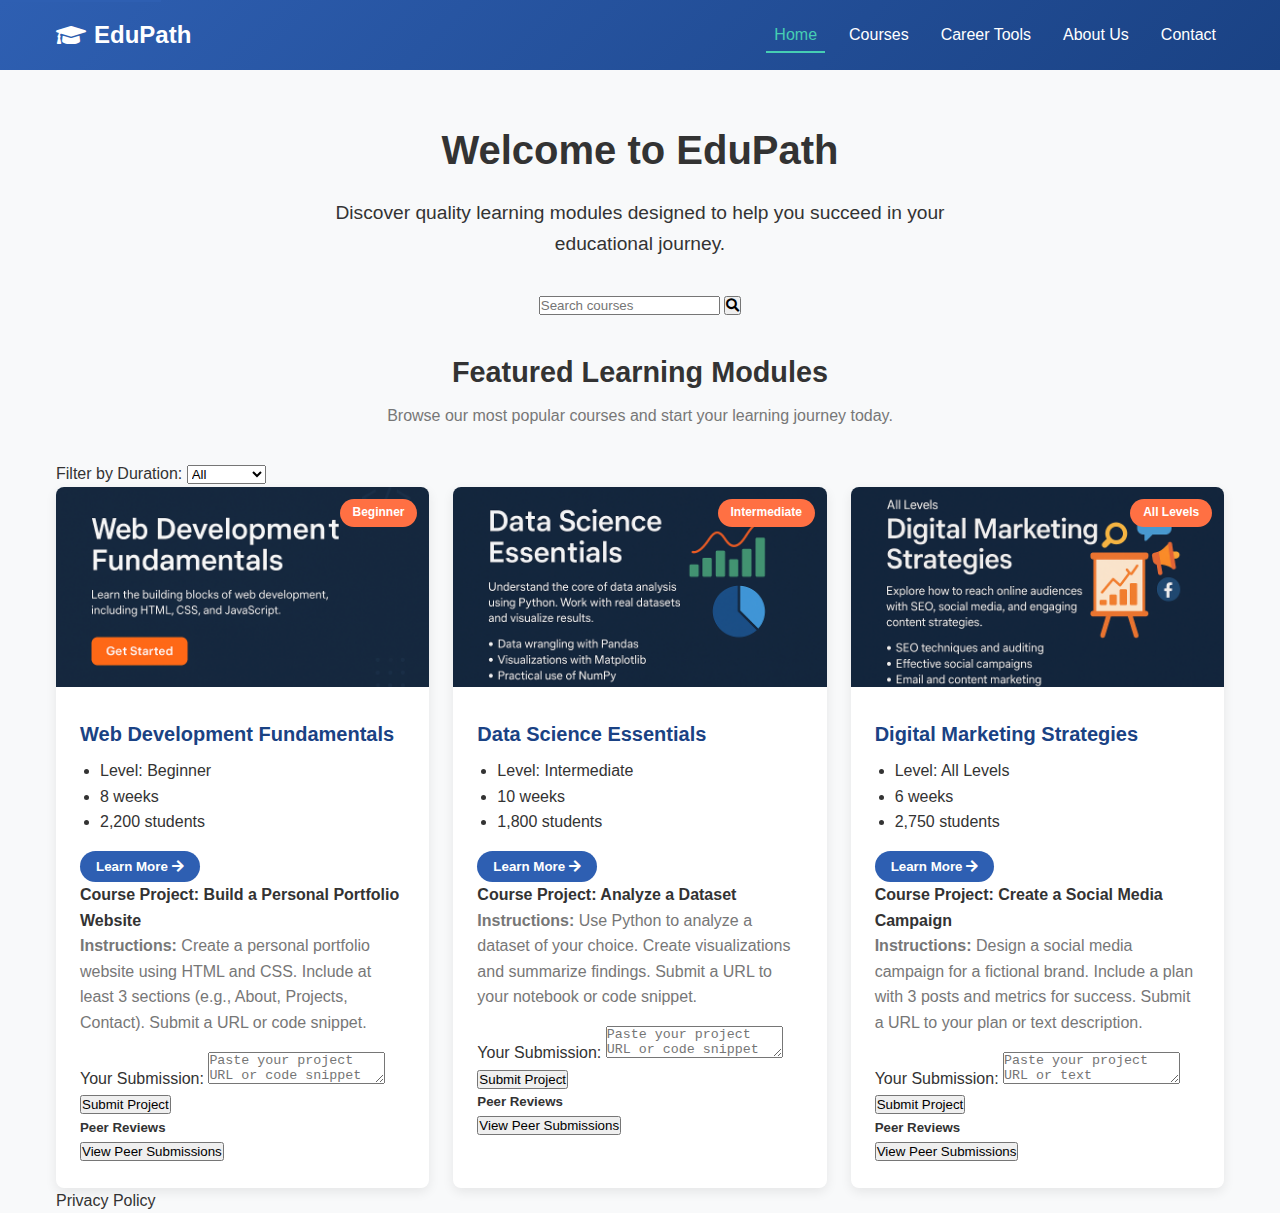
<file: index.html>
<!DOCTYPE html>
<html lang="en">
<head>
  <meta charset="UTF-8" />
  <meta name="viewport" content="width=device-width, initial-scale=1" />
  <title>EduPath - Home</title>
  <link rel="stylesheet" href="index.css" />
  <link
    rel="stylesheet"
    href="https://cdnjs.cloudflare.com/ajax/libs/font-awesome/5.15.4/css/all.min.css"
  />
  <style>
    /* Minimal CSS to hide filtered out cards */
    .hidden {
      display: none !important;
    }
  </style>
</head>
<body>
  <a href="#main-content" class="skip-link">Skip to main content</a>

  <header class="site-header">
    <div class="container">
      <nav class="main-nav">
        <div class="logo">
          <a href="./index.html" aria-label="EduPath Home">
            <i class="fas fa-graduation-cap" aria-hidden="true"></i> EduPath
          </a>
        </div>
        <button class="menu-toggle" aria-expanded="false" aria-controls="nav-menu">
          <i class="fas fa-bars" aria-hidden="true"></i>
          <span class="sr-only">Menu</span>
        </button>
        <ul class="nav-menu" id="nav-menu">
          <li><a href="./index.html" aria-current="page">Home</a></li>
          <li><a href="./courses.html">Courses</a></li>
          <li><a href="./career.html">Career Tools</a></li>
          <li><a href="./about.html">About Us</a></li>
          <li><a href="./contact.html">Contact</a></li>
        </ul>
      </nav>
    </div>
  </header>

  <main id="main-content">
    <section class="hero">
      <div class="container">
        <h1>Welcome to EduPath</h1>
        <p>
          Discover quality learning modules designed to help you succeed in your
          educational journey.
        </p>
        <div class="search-container">
          <form role="search" id="search-form">
            <input
              type="search"
              id="search-input"
              placeholder="Search courses"
              aria-label="Search for courses"
              autocomplete="off"
            />
            <button type="submit" aria-label="Search">
              <i class="fas fa-search" aria-hidden="true"></i>
            </button>
          </form>
        </div>
        <div
          id="continue-learning"
          class="continue-learning"
          style="display: none; margin-top: 1rem"
        >
          <p>Continue learning: <a id="continue-link" href="#"></a></p>
        </div>
      </div>
    </section>

    <section class="featured-section">
      <div class="container">
        <h2 class="section-title">Featured Learning Modules</h2>
        <p class="section-description">
          Browse our most popular courses and start your learning journey today.
        </p>
        <div class="filter-container">
          <label for="duration-filter">Filter by Duration:</label>
          <select id="duration-filter" aria-label="Filter courses by duration">
            <option value="all">All</option>
            <option value="6">6 weeks</option>
            <option value="8">8 weeks</option>
            <option value="10">10 weeks</option>
          </select>
        </div>
        <div class="card-section">
          <article
            class="card"
            data-course="Web Development Fundamentals"
            data-duration="8"
          >
            <div class="card-img">
              <img src="images/web_dev_course.png" alt="Web Development Fundamentals" />
              <span class="tag">Beginner</span>
              <span class="last-viewed" style="display: none">Last Viewed</span>
            </div>
            <div class="card-content">
              <header>
                <h3>Web Development Fundamentals</h3>
              </header>
              <section>
                <ul class="course-details">
                  <li>Level: Beginner</li>
                  <li>8 weeks</li>
                  <li>2,200 students</li>
                </ul>
              </section>
              <footer>
                <button
                  class="learn-more"
                  onclick="learnMore('Web Development Fundamentals')"
                >
                  Learn More <i class="fas fa-arrow-right" aria-hidden="true"></i>
                </button>
              </footer>
              <section class="project-section">
                <h4>Course Project: Build a Personal Portfolio Website</h4>
                <p>
                  <strong>Instructions:</strong> Create a personal portfolio website
                  using HTML and CSS. Include at least 3 sections (e.g., About,
                  Projects, Contact). Submit a URL or code snippet.
                </p>
                <form
                  class="project-submission"
                  onsubmit="submitProject(event, 'Web Development Fundamentals')"
                >
                  <label for="submission-web-dev">Your Submission:</label>
                  <textarea
                    id="submission-web-dev"
                    name="submission"
                    placeholder="Paste your project URL or code snippet"
                    required
                  ></textarea>
                  <button type="submit">Submit Project</button>
                </form>
                <div class="submission-list" id="submissions-web-dev"></div>
                <div class="peer-reviews">
                  <h5>Peer Reviews</h5>
                  <button onclick="viewPeerReviews('Web Development Fundamentals')">
                    View Peer Submissions
                  </button>
                  <div class="peer-review-list" id="peer-reviews-web-dev"></div>
                </div>
              </section>
            </div>
          </article>

          <article
            class="card"
            data-course="Data Science Essentials"
            data-duration="10"
          >
            <div class="card-img">
              <img src="images/data_science_course.png" alt="Data Science Essentials" />
              <span class="tag">Intermediate</span>
              <span class="last-viewed" style="display: none">Last Viewed</span>
            </div>
            <div class="card-content">
              <header>
                <h3>Data Science Essentials</h3>
              </header>
              <section>
                <ul class="course-details">
                  <li>Level: Intermediate</li>
                  <li>10 weeks</li>
                  <li>1,800 students</li>
                </ul>
              </section>
              <footer>
                <button
                  class="learn-more"
                  onclick="learnMore('Data Science Essentials')"
                >
                  Learn More <i class="fas fa-arrow-right" aria-hidden="true"></i>
                </button>
              </footer>
              <section class="project-section">
                <h4>Course Project: Analyze a Dataset</h4>
                <p>
                  <strong>Instructions:</strong> Use Python to analyze a dataset of
                  your choice. Create visualizations and summarize findings. Submit a
                  URL to your notebook or code snippet.
                </p>
                <form
                  class="project-submission"
                  onsubmit="submitProject(event, 'Data Science Essentials')"
                >
                  <label for="submission-data-science">Your Submission:</label>
                  <textarea
                    id="submission-data-science"
                    name="submission"
                    placeholder="Paste your project URL or code snippet"
                    required
                  ></textarea>
                  <button type="submit">Submit Project</button>
                </form>
                <div class="submission-list" id="submissions-data-science"></div>
                <div class="peer-reviews">
                  <h5>Peer Reviews</h5>
                  <button onclick="viewPeerReviews('Data Science Essentials')">
                    View Peer Submissions
                  </button>
                  <div class="peer-review-list" id="peer-reviews-data-science"></div>
                </div>
              </section>
            </div>
          </article>

          <article
            class="card"
            data-course="Digital Marketing Strategies"
            data-duration="6"
          >
            <div class="card-img">
              <img
                src="images/digital_marketing_course.png"
                alt="Digital Marketing Strategies"
              />
              <span class="tag">All Levels</span>
              <span class="last-viewed" style="display: none">Last Viewed</span>
            </div>
            <div class="card-content">
              <header>
                <h3>Digital Marketing Strategies</h3>
              </header>
              <section>
                <ul class="course-details">
                  <li>Level: All Levels</li>
                  <li>6 weeks</li>
                  <li>2,750 students</li>
                </ul>
              </section>
              <footer>
                <button
                  class="learn-more"
                  onclick="learnMore('Digital Marketing Strategies')"
                >
                  Learn More <i class="fas fa-arrow-right" aria-hidden="true"></i>
                </button>
              </footer>
              <section class="project-section">
                <h4>Course Project: Create a Social Media Campaign</h4>
                <p>
                  <strong>Instructions:</strong> Design a social media campaign for a
                  fictional brand. Include a plan with 3 posts and metrics for
                  success. Submit a URL to your plan or text description.
                </p>
                <form
                  class="project-submission"
                  onsubmit="submitProject(event, 'Digital Marketing Strategies')"
                >
                  <label for="submission-digital-marketing">Your Submission:</label>
                  <textarea
                    id="submission-digital-marketing"
                    name="submission"
                    placeholder="Paste your project URL or text description"
                    required
                  ></textarea>
                  <button type="submit">Submit Project</button>
                </form>
                <div class="submission-list" id="submissions-digital-marketing"></div>
                <div class="peer-reviews">
                  <h5>Peer Reviews</h5>
                  <button onclick="viewPeerReviews('Digital Marketing Strategies')">
                    View Peer Submissions
                  </button>
                  <div class="peer-review-list" id="peer-reviews-digital-marketing"></div>
                </div>
              </section>
            </div>
          </article>
        </div>
      </div>
    </section>
  </main>

  <footer class="site-footer">
    <div class="container">
      <div class="footer-content">
        <nav class="footer-nav">
          <a href="privacy.html">Privacy Policy</a>
        </nav>
      </div>
    </div>
  </footer>

  <div id="feedback-message" aria-live="polite"></div>
  <script src="index.js"></script>
</body>
</html>
</file>
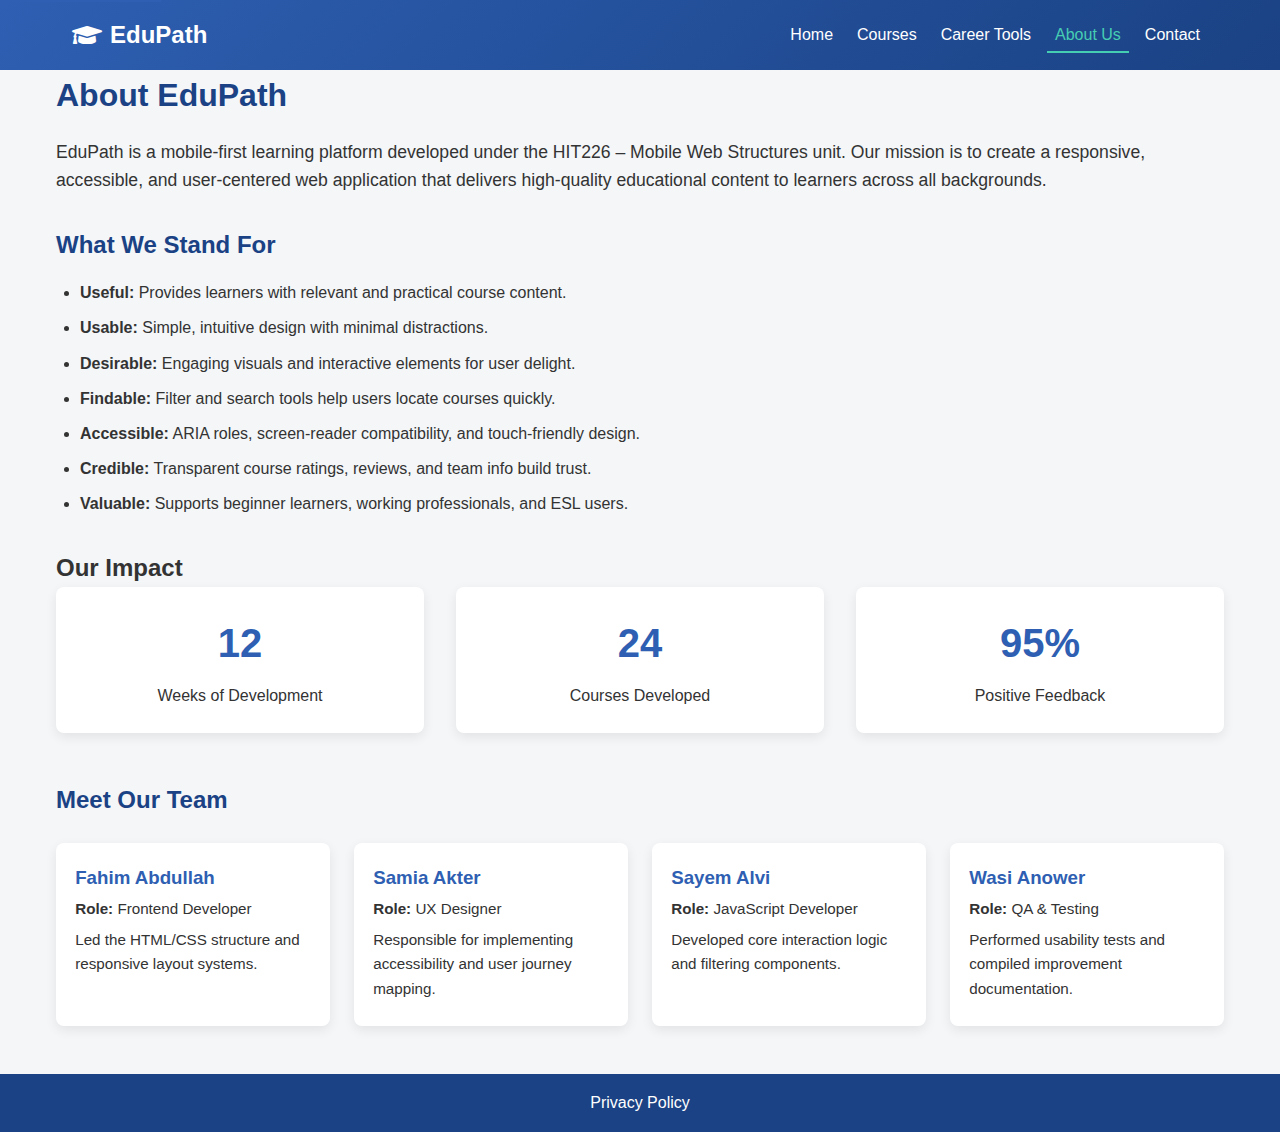
<file: about.html>
<!DOCTYPE html>
<html lang="en">
<head>
  <meta charset="UTF-8" />
  <meta name="viewport" content="width=device-width, initial-scale=1" />
  <title>EduPath - Home</title>
  <link rel="stylesheet" href="about.css" />
  <link
    rel="stylesheet"
    href="https://cdnjs.cloudflare.com/ajax/libs/font-awesome/5.15.4/css/all.min.css"
  />
  <style>
    /* Minimal CSS to hide filtered out cards */
    .hidden {
      display: none !important;
    }
  </style>
</head>
<body>
  <a href="#main-content" class="skip-link">Skip to main content</a>

  <header class="site-header">
    <div class="container">
      <nav class="main-nav">
        <div class="logo">
          <a href="./index.html" aria-label="EduPath Home">
            <i class="fas fa-graduation-cap" aria-hidden="true"></i> EduPath
          </a>
        </div>
        <ul class="nav-menu" id="nav-menu">
          <li><a href="./index.html">Home</a></li>
          <li><a href="./courses.html">Courses</a></li>
          <li><a href="./career.html">Career Tools</a></li>
          <li><a href="./about.html" aria-current="page">About Us</a></li>
          <li><a href="./contact.html">Contact</a></li>
        </ul>
      </nav>
    </div>
  </header>

  <main id="main-content" class="container">
    <section class="about-intro" aria-labelledby="about-title">
      <h1 id="about-title">About EduPath</h1>
      <p>
        EduPath is a mobile-first learning platform developed under the HIT226 – Mobile Web Structures unit. Our mission is to create a responsive, accessible, and user-centered web application that delivers high-quality educational content to learners across all backgrounds.
      </p>
    </section>

    <section class="ux-values" aria-label="UX Principles Applied">
      <h2>What We Stand For</h2>
      <ul>
        <li><strong>Useful:</strong> Provides learners with relevant and practical course content.</li>
        <li><strong>Usable:</strong> Simple, intuitive design with minimal distractions.</li>
        <li><strong>Desirable:</strong> Engaging visuals and interactive elements for user delight.</li>
        <li><strong>Findable:</strong> Filter and search tools help users locate courses quickly.</li>
        <li><strong>Accessible:</strong> ARIA roles, screen-reader compatibility, and touch-friendly design.</li>
        <li><strong>Credible:</strong> Transparent course ratings, reviews, and team info build trust.</li>
        <li><strong>Valuable:</strong> Supports beginner learners, working professionals, and ESL users.</li>
      </ul>
    </section>

    <section class="about-data" aria-label="Key Impact Statistics">
      <h2>Our Impact</h2>
      <div class="stats-grid">
        <div class="stat-box">
          <h3>12</h3>
          <p>Weeks of Development</p>
        </div>
        <div class="stat-box">
          <h3>24</h3>
          <p>Courses Developed</p>
        </div>
        <div class="stat-box">
          <h3>95%</h3>
          <p>Positive Feedback</p>
        </div>
      </div>
    </section>

    <section class="team-section" aria-label="Meet the Team">
      <h2>Meet Our Team</h2>
      <div class="team-grid">
        <article class="team-member" tabindex="0">
          <h3>Fahim Abdullah</h3>
          <p><strong>Role:</strong> Frontend Developer</p>
          <p>Led the HTML/CSS structure and responsive layout systems.</p>
        </article>

        <article class="team-member" tabindex="0">
          <h3>Samia Akter</h3>
          <p><strong>Role:</strong> UX Designer</p>
          <p>Responsible for implementing accessibility and user journey mapping.</p>
        </article>

        <article class="team-member" tabindex="0">
          <h3>Sayem Alvi</h3>
          <p><strong>Role:</strong> JavaScript Developer</p>
          <p>Developed core interaction logic and filtering components.</p>
        </article>

        <article class="team-member" tabindex="0">
          <h3>Wasi Anower
</h3>
          <p><strong>Role:</strong> QA & Testing</p>
          <p>Performed usability tests and compiled improvement documentation.</p>
        </article>
      </div>
    </section>
  </main>

  <footer class="site-footer">
    <a href="privacy.html">Privacy Policy</a>
  </footer>

  <script src="about.js" defer></script>
</body>
</html>
</file>
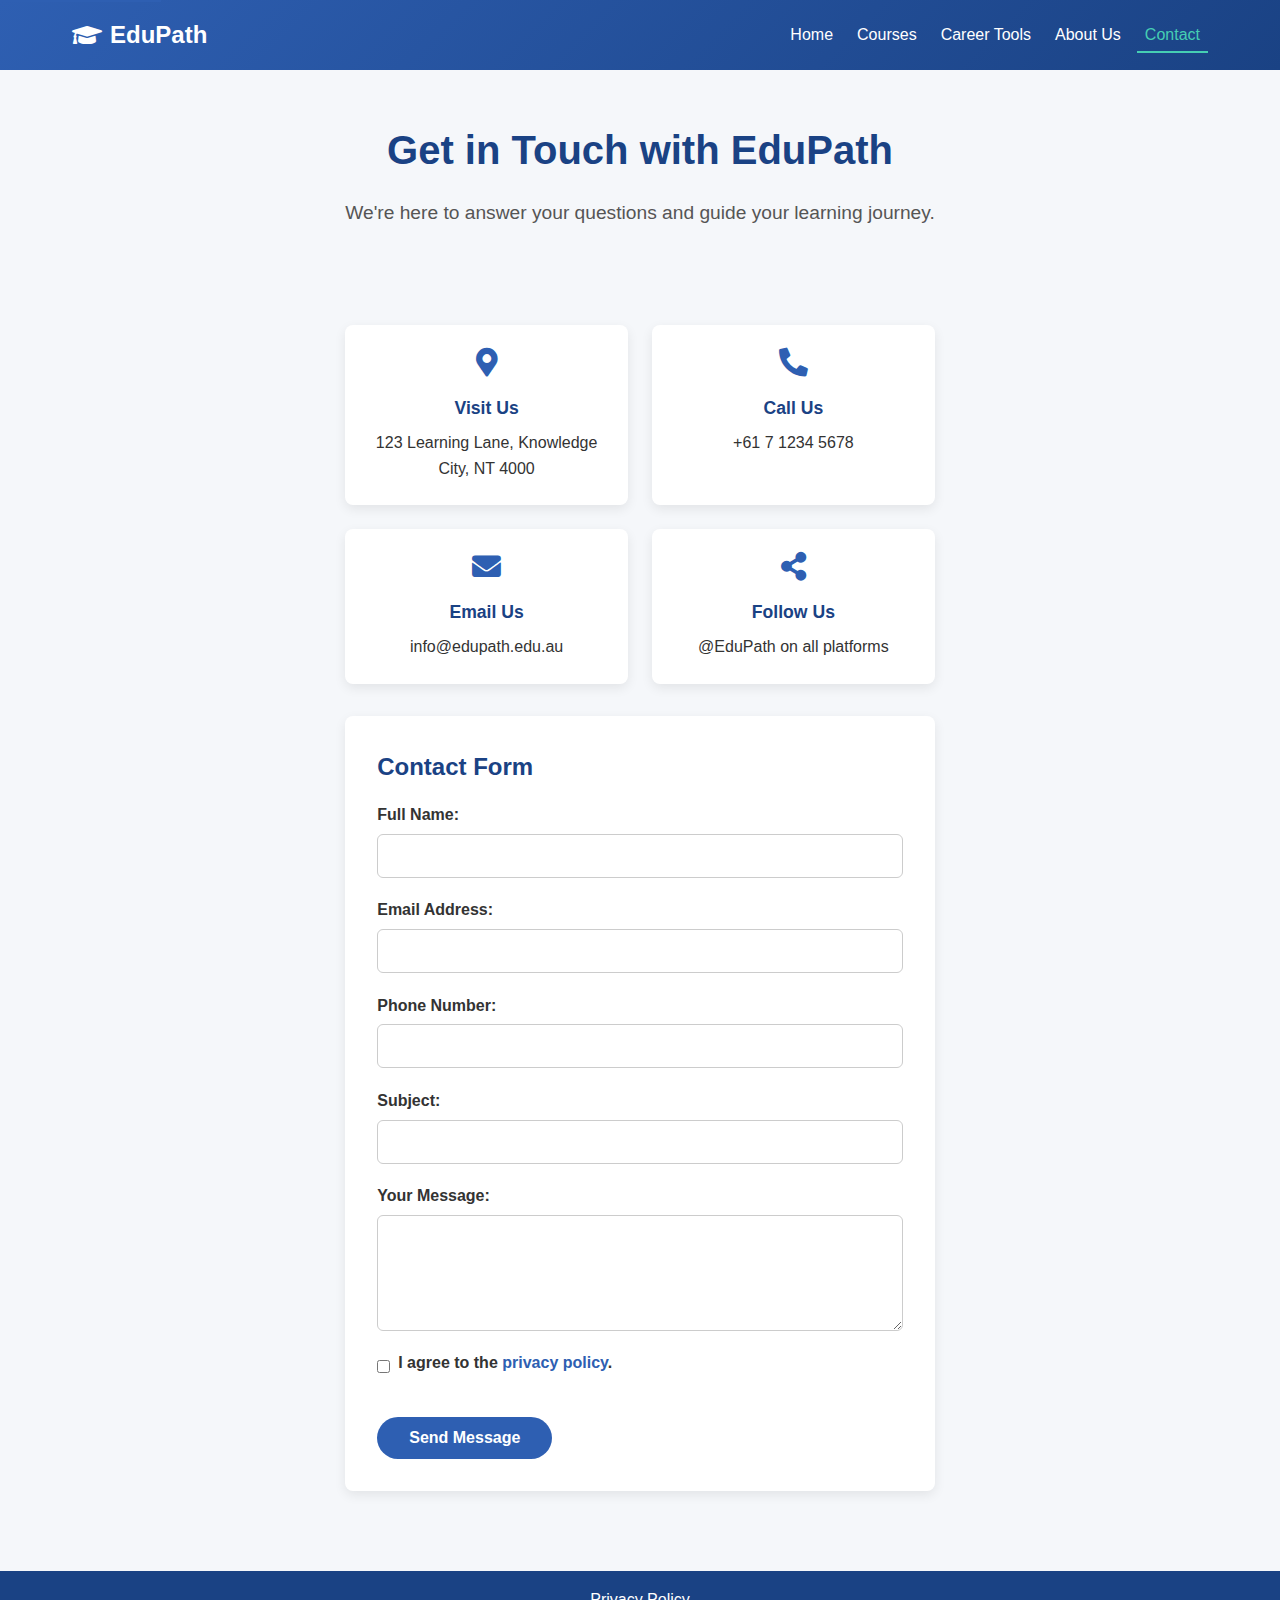
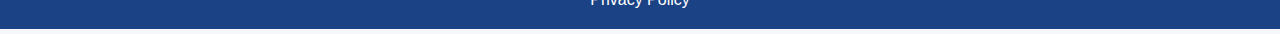
<file: contact.html>
<!DOCTYPE html>
<html lang="en">
<head>
  <meta charset="UTF-8" />
  <meta name="viewport" content="width=device-width, initial-scale=1" />
  <title>EduPath - Home</title>
  <link rel="stylesheet" href="contact.css" />
  <link
    rel="stylesheet"
    href="https://cdnjs.cloudflare.com/ajax/libs/font-awesome/5.15.4/css/all.min.css"
  />
  <style>
    /* Minimal CSS to hide filtered out cards */
    .hidden {
      display: none !important;
    }
  </style>
</head>
<body>
  <a href="#main-content" class="skip-link">Skip to main content</a>

  <header class="site-header">
    <div class="container">
      <nav class="main-nav">
        <div class="logo">
          <a href="./index.html" aria-label="EduPath Home">
            <i class="fas fa-graduation-cap" aria-hidden="true"></i> EduPath
          </a>
        </div>
        <ul class="nav-menu" id="nav-menu">
          <li><a href="./index.html">Home</a></li>
          <li><a href="./courses.html">Courses</a></li>
          <li><a href="./career.html">Career Tools</a></li>
          <li><a href="./about.html">About Us</a></li>
          <li><a href="./contact.html" aria-current="page">Contact</a></li>
        </ul>
      </nav>
    </div>
  </header>

  <main id="main-content" class="container">
    <section class="contact-hero">
      <h1>Get in Touch with EduPath</h1>
      <p>We're here to answer your questions and guide your learning journey.</p>
    </section>

    <section class="contact-cards" aria-label="Contact Information">
      <div class="card">
        <i class="fas fa-map-marker-alt"></i>
        <h3>Visit Us</h3>
        <p>123 Learning Lane, Knowledge City, NT 4000</p>
      </div>
      <div class="card">
        <i class="fas fa-phone-alt"></i>
        <h3>Call Us</h3>
        <p>+61 7 1234 5678</p>
      </div>
      <div class="card">
        <i class="fas fa-envelope"></i>
        <h3>Email Us</h3>
        <p>info@edupath.edu.au</p>
      </div>
      <div class="card">
        <i class="fas fa-share-alt"></i>
        <h3>Follow Us</h3>
        <p>@EduPath on all platforms</p>
      </div>
    </section>

    <section class="contact-form-section" aria-labelledby="form-heading">
      <h2 id="form-heading">Contact Form</h2>
      <form id="contact-form" novalidate>
        <div class="form-group">
          <label for="name">Full Name:</label>
          <input type="text" id="name" name="name" required aria-required="true" />
        </div>

        <div class="form-group">
          <label for="email">Email Address:</label>
          <input type="email" id="email" name="email" required aria-required="true" />
        </div>

        <div class="form-group">
          <label for="phone">Phone Number:</label>
          <input type="tel" id="phone" name="phone" />
        </div>

        <div class="form-group">
          <label for="subject">Subject:</label>
          <input type="text" id="subject" name="subject" />
        </div>

        <div class="form-group">
          <label for="message">Your Message:</label>
          <textarea id="message" name="message" rows="5" required aria-required="true"></textarea>
        </div>

        <div class="form-group checkbox">
          <input type="checkbox" id="consent" name="consent" required aria-required="true" />
          <label for="consent">I agree to the <a href="#">privacy policy</a>.</label>
        </div>

        <button type="submit" class="submit-btn" aria-label="Submit Contact Form">Send Message</button>
      </form>

      <div id="form-feedback" role="status" aria-live="polite" class="sr-only"></div>
    </section>
  </main>

  <footer class="site-footer">
    <a href="privacy.html">Privacy Policy</a>
  </footer>

  <script src="contact.js" defer></script>
</body>
</html>
</file>
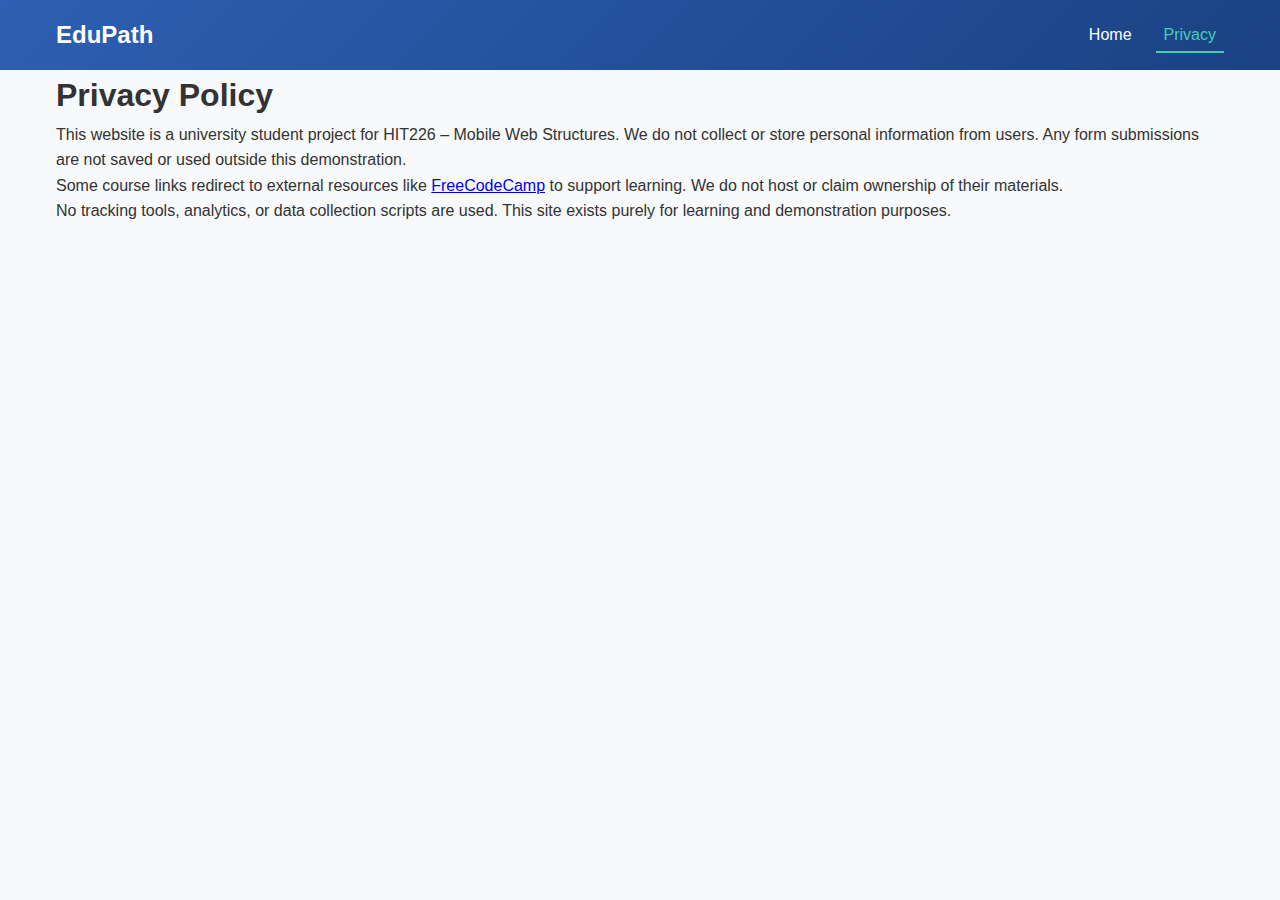
<file: privacy.html>
<!DOCTYPE html>
<html lang="en">
<head>
  <meta charset="UTF-8">
  <meta name="viewport" content="width=device-width, initial-scale=1">
  <title>Privacy Policy</title>
  <link rel="stylesheet" href="privacy.css" />
  <link rel="stylesheet" href="https://cdnjs.cloudflare.com/ajax/libs/font-awesome/6.0.0/css/all.min.css" />
</head>
<body>

  <header class="site-header">
    <nav class="main-nav container">
      <div class="logo">
        <a href="/">EduPath</a>
      </div>
      <ul class="nav-menu">
        <li><a href="/">Home</a></li>
        <li><a href="/privacy.html" aria-current="page">Privacy</a></li>
      </ul>
    </nav>
  </header>

  <main class="container about-intro">
    <h1>Privacy Policy</h1>
    <p>This website is a university student project for HIT226 – Mobile Web Structures. We do not collect or store personal information from users. Any form submissions are not saved or used outside this demonstration.</p>

    <p>Some course links redirect to external resources like <a href="https://www.freecodecamp.org" target="_blank" rel="noopener noreferrer">FreeCodeCamp</a> to support learning. We do not host or claim ownership of their materials.</p>

    <p>No tracking tools, analytics, or data collection scripts are used. This site exists purely for learning and demonstration purposes.</p>
  </main>

</body>
</html>
</file>
<file: index.css>
/* Base Reset */
* {
    box-sizing: border-box;
    margin: 0;
    padding: 0;
}

:root {
    --primary-color: #2e5fb2;
    --primary-dark: #1a4284;
    --secondary-color: #46ceb3;
    --accent-color: #ff7043;
    --dark-text: #333;
    --light-text: #777;
    --white: #fff;
    --light-bg: #f8f9fa;
    --border-radius: 8px;
    --box-shadow: 0 4px 12px rgba(0, 0, 0, 0.08);
    --transition: all 0.3s ease;
}

body {
    font-family: 'Segoe UI', Tahoma, Geneva, Verdana, sans-serif;
    line-height: 1.6;
    background-color: var(--light-bg);
    color: var(--dark-text);
}

a {
    text-decoration: none;
    color: inherit;
}

.container {
    max-width: 1200px;
    margin: 0 auto;
    padding: 0 1rem;
}

/* Skip Link */
.skip-link {
    position: absolute;
    top: -40px;
    left: 0;
    background: var(--primary-color);
    color: var(--white);
    padding: 8px;
    z-index: 1000;
    transition: top 0.3s;
}

.skip-link:focus {
    top: 0;
}

/* Header */
.site-header {
    background: linear-gradient(135deg, var(--primary-color), var(--primary-dark));
    padding: 1rem 0;
    color: var(--white);
}

.main-nav {
    display: flex;
    justify-content: space-between;
    align-items: center;
}

.logo a {
    color: var(--white);
    font-size: 1.5rem;
    font-weight: bold;
    text-decoration: none;
    display: flex;
    align-items: center;
    gap: 0.5rem;
}

.nav-menu {
    list-style: none;
    display: flex;
    gap: 1rem;
}

.nav-menu a {
    color: var(--white);
    text-decoration: none;
    padding: 0.5rem;
    transition: var(--transition);
}

.nav-menu a:hover,
.nav-menu a:focus,
.nav-menu a[aria-current="page"] {
    color: var(--secondary-color);
    border-bottom: 2px solid var(--secondary-color);
}

.menu-toggle {
    display: none;
    background: none;
    border: none;
    color: var(--white);
    font-size: 1.5rem;
}

/* Hero */
.hero {
    text-align: center;
    padding: 3rem 0 2rem;
}

.hero h1 {
    font-size: 2.5rem;
    margin-bottom: 1rem;
}

.hero p {
    font-size: 1.2rem;
    max-width: 700px;
    margin: 0 auto 2rem;
}

/* Continue Learning */
#continue-learning {
    background: var(--white);
    padding: 1.5rem;
    border-radius: var(--border-radius);
    box-shadow: var(--box-shadow);
    text-align: center;
    margin-bottom: 2rem;
    display: none;
}

#continue-link {
    color: var(--primary-color);
    font-weight: 600;
    text-decoration: underline;
}

#continue-link:hover {
    color: var(--primary-dark);
}

/* Cards */
.section-title {
    text-align: center;
    font-size: 1.8rem;
    margin-bottom: 0.5rem;
}

.section-description {
    text-align: center;
    margin-bottom: 2rem;
    color: var(--light-text);
    max-width: 700px;
    margin-left: auto;
    margin-right: auto;
}

.card-section {
    display: grid;
    grid-template-columns: repeat(auto-fit, minmax(320px, 1fr));
    gap: 1.5rem;
}

.card {
    background: var(--white);
    border-radius: var(--border-radius);
    box-shadow: var(--box-shadow);
    overflow: hidden;
    transition: var(--transition);
    outline: none;
    display: flex;
    flex-direction: column;
    position: relative;
}

.card:hover,
.card:focus {
    transform: translateY(-5px);
    box-shadow: 0 10px 20px rgba(0, 0, 0, 0.1);
}

.card-img img {
    width: 100%;
    height: 200px;
    object-fit: cover;
}

.tag {
    position: absolute;
    top: 12px;
    right: 12px;
    background-color: var(--accent-color);
    color: var(--white);
    padding: 0.3rem 0.8rem;
    font-size: 0.75rem;
    border-radius: 20px;
    font-weight: 600;
}

.card-content {
    padding: 1.5rem;
}

.card-content header h3 {
    font-size: 1.25rem;
    margin-bottom: 0.5rem;
    color: var(--primary-dark);
}

.card-content section p {
    color: var(--light-text);
    margin-bottom: 1rem;
}

.card-content ul {
    list-style-type: disc;
    margin-left: 1.25rem;
    margin-bottom: 1rem;
}

.card-content .stats {
    display: flex;
    gap: 1rem;
    font-size: 0.9rem;
    color: var(--dark-text);
    margin-bottom: 1rem;
    flex-wrap: wrap;
}

.card-content .stats i {
    margin-right: 0.25rem;
}

.card-content .learn-more {
    padding: 0.5rem 1rem;
    background-color: var(--primary-color);
    color: var(--white);
    border: none;
    border-radius: 50px;
    cursor: pointer;
    font-weight: 600;
    transition: var(--transition);
}

.card-content .learn-more:hover {
    background-color: var(--secondary-color);
}

.last-viewed {
    display: none;
    background: rgba(46, 95, 178, 0.1);
    padding: 0.5rem;
    text-align: center;
    margin-bottom: 1rem;
    border-radius: var(--border-radius);
}

.card[data-course] .last-viewed {
    display: block;
}

/* Filters Section */
.filters {
    display: flex;
    gap: 1rem;
    align-items: center;
    flex-wrap: wrap;
    margin-bottom: 1.5rem;
}

.filter-group {
    display: flex;
    gap: 0.5rem;
    align-items: center;
    flex: 1;
    min-width: 200px;
}

.filter-group label {
    font-weight: 600;
    color: var(--dark-text);
}

.filter-group select {
    flex: 1;
    padding: 0.75rem;
    border: none;
    border-radius: var(--border-radius);
    background: var(--white);
    box-shadow: var(--box-shadow);
    font-size: 1rem;
    cursor: pointer;
    transition: var(--transition);
}

.filter-group select:focus {
    outline: none;
    box-shadow: 0 0 0 3px rgba(70, 206, 179, 0.3);
}

.clear-btn {
    padding: 0.75rem 1.5rem;
    background: var(--secondary-color);
    color: var(--white);
    border: none;
    border-radius: 50px;
    cursor: pointer;
    font-weight: 600;
    transition: var(--transition);
}

.clear-btn:hover {
    background: var(--secondary-dark);
}

/* Active Filters */
.active-filters {
    margin-bottom: 1rem;
    min-height: 1.5rem;
    color: var(--dark-text);
}

/* View Toggle */
.view-toggle {
    display: flex;
    gap: 0.5rem;
}

.toggle-btn {
    padding: 0.5rem 1rem;
    border: none;
    border-radius: var(--border-radius);
    background: var(--white);
    box-shadow: var(--box-shadow);
    cursor: pointer;
    font-size: 1rem;
    transition: var(--transition);
}

.toggle-btn.active {
    background: var(--primary-color);
    color: var(--white);
}

.toggle-btn:hover {
    background: var(--primary-dark);
    color: var(--white);
}

/* Responsive */
@media (max-width: 768px) {
    .nav-menu {
        display: none;
    }

    .menu-toggle {
        display: block;
    }

    .filters {
        flex-direction: column;
        align-items: stretch;
    }

    .filter-group {
        width: 100%;
        min-width: auto;
    }

    .filter-group select {
        width: 100%;
    }
}

/* Device-Specific Styles */
body[data-device="mobile"] .card {
    min-width: 100%;
    margin-bottom: 1rem;
}

body[data-device="tablet"] .card {
    min-width: 45%;
}

body[data-device="desktop"] .card {
    min-width: 30%;
}
</file>
<file: about.css>
/* Base Reset */
* {
    box-sizing: border-box;
    margin: 0;
    padding: 0;
}

/* Root Variables */
:root {
    --primary-color: #2e5fb2;
    --primary-dark: #1a4284;
    --secondary-color: #46ceb3;
    --secondary-dark: #379f91;
    --accent-color: #ff7043;
    --dark-text: #333;
    --light-text: #555;
    --white: #fff;
    --light-bg: #f4f6f8;
    --border-radius: 8px;
    --box-shadow: 0 4px 12px rgba(0, 0, 0, 0.08);
    --transition: all 0.3s ease;
}

/* Base Styles */
body {
    font-family: 'Segoe UI', Tahoma, Geneva, Verdana, sans-serif;
    margin: 0;
    padding: 0;
    background-color: var(--light-bg);
    color: var(--dark-text);
    line-height: 1.6;
    display: flex; /* Aligned with index.css */
    flex-direction: column; /* Aligned with index.css */
    min-height: 100vh; /* Aligned with index.css */
}

main {
    flex: 1 0 auto; /* Aligned with index.css */
}

a {
    text-decoration: none;
    color: inherit;
}

.site-footer a {
    color: var(--white);
    text-decoration: none;
}

.site-footer a:hover {
    color: var(--secondary-color);
}

.container {
    max-width: 1200px; /* Updated to match index.css */
    margin: 0 auto;
    padding: 0 1rem; /* Updated to match index.css */
}

/* Skip Link */
.skip-link {
    position: absolute;
    top: -40px;
    left: 0;
    background: var(--primary-color);
    color: var(--white);
    padding: 8px;
    z-index: 1000;
    transition: top 0.3s;
}

.skip-link:focus {
    top: 0;
}

/* Header */
.site-header {
    background: linear-gradient(135deg, var(--primary-color), var(--primary-dark));
    padding: 1rem 0;
    color: var(--white);
}

/* Main Navigation */
.main-nav {
    display: flex;
    justify-content: space-between;
    align-items: center;
    max-width: 1200px; /* Updated to match index.css */
    margin: 0 auto;
    padding: 0 1rem; /* Updated to match index.css */
}

.logo a {
    color: var(--white);
    font-size: 1.5rem;
    font-weight: bold;
    text-decoration: none;
    display: flex;
    align-items: center;
    gap: 0.5rem;
}

.nav-menu {
    list-style: none;
    display: flex;
    gap: 0.5rem; /* Reduced from 1rem to bring links closer */
}

.nav-menu li a {
    color: var(--white);
    text-decoration: none;
    padding: 0.5rem;
    font-weight: 400;
    transition: var(--transition);
}

.nav-menu li a:hover,
.nav-menu li a:focus,
.nav-menu li a[aria-current="page"] {
    color: var(--secondary-color);
    border-bottom: 2px solid var(--secondary-color);
    font-weight: 400;
}

/* Mobile Nav Toggle */
.menu-toggle {
    display: none;
    background: none;
    border: none;
    color: var(--white);
    font-size: 1.5rem;
    cursor: pointer;
}

.nav-menu.open {
    display: flex;
    flex-direction: column;
    gap: 0.5rem; /* Reduced to match nav-menu */
    margin-top: 1rem;
}

/* About Section */
.about-intro h1 {
    font-size: 2rem;
    margin-bottom: 1rem;
    color: var(--primary-dark);
}

.about-intro p {
    font-size: 1.1rem;
    line-height: 1.6;
    margin-bottom: 2rem;
}

/* UX Honeycomb Section */
.ux-values h2 {
    font-size: 1.5rem;
    margin-bottom: 1rem;
    color: var(--primary-dark);
}

.ux-values ul {
    list-style: disc;
    padding-left: 1.5rem;
    margin-bottom: 2rem;
}

.ux-values li {
    margin-bottom: 0.6rem;
    font-size: 1rem;
}

/* Stats */
.stats-grid {
    display: flex;
    gap: 2rem;
    flex-wrap: wrap;
    margin-bottom: 3rem;
}

.stat-box {
    background: var(--white);
    padding: 1.5rem;
    flex: 1;
    min-width: 180px;
    border-radius: var(--border-radius);
    box-shadow: var(--box-shadow);
    text-align: center;
}

.stat-box h3 {
    font-size: 2.5rem;
    color: var(--primary-color);
    margin-bottom: 0.5rem;
}

/* Team */
.team-section h2 {
    font-size: 1.5rem;
    color: var(--primary-dark);
    margin-bottom: 1.5rem;
}

.team-grid {
    display: grid;
    grid-template-columns: repeat(auto-fit, minmax(240px, 1fr));
    gap: 1.5rem;
}

.team-member {
    background: var(--white);
    padding: 1.2rem;
    border-radius: var(--border-radius);
    box-shadow: var(--box-shadow);
}

.team-member h3 {
    color: var(--primary-color);
    margin-bottom: 0.3rem;
}

.team-member p {
    font-size: 0.95rem;
    margin-bottom: 0.4rem;
}

/* Footer */
.site-footer {
    background-color: var(--primary-dark);
    color: var(--white);
    text-align: center;
    padding: 1rem;
    margin-top: 3rem;
    flex-shrink: 0; /* Aligned with index.css */
}

.site-footer .footer-nav {
    display: flex;
    justify-content: center;
    gap: 1rem;
    flex-wrap: wrap;
    margin-top: 0.5rem;
}

.site-footer .footer-nav a {
    color: var(--white);
    text-decoration: none;
    font-weight: 500;
}

.site-footer .footer-nav a:hover {
    color: var(--secondary-color);
}

/* Responsive */
@media (max-width: 768px) {
    .nav-menu {
        display: none;
    }

    .nav-menu.open {
        display: flex;
        gap: 0.5rem; /* Reduced to match nav-menu */
    }

    .menu-toggle {
        display: block;
    }

    .main-nav {
        flex-direction: column;
        align-items: flex-start;
    }

    .logo a {
        margin-bottom: 1rem;
    }

    .site-header {
        padding: 0.75rem 0;
    }
}
</file>
<file: contact.css>
/* Base Reset */
* {
    box-sizing: border-box;
    margin: 0;
    padding: 0;
}

/* Root Variables */
:root {
    --primary-color: #2e5fb2;
    --primary-dark: #1a4284;
    --secondary-color: #46ceb3;
    --secondary-dark: #379f91;
    --accent-color: #ff7043;
    --dark-text: #333;
    --light-text: #555;
    --white: #fff;
    --light-bg: #f5f7fa;
    --border-radius: 8px;
    --box-shadow: 0 4px 12px rgba(0, 0, 0, 0.08);
    --transition: all 0.3s ease;
}

/* Base Styles */
body {
    font-family: 'Segoe UI', Tahoma, Geneva, Verdana, sans-serif;
    margin: 0;
    padding: 0;
    background-color: var(--light-bg);
    color: var(--dark-text);
    line-height: 1.6;
    display: flex; /* Aligned with index.css */
    flex-direction: column; /* Aligned with index.css */
    min-height: 100vh; /* Aligned with index.css */
}

main {
    flex: 1 0 auto; /* Aligned with index.css */
    padding-bottom: 4rem; /* Retained to prevent footer overlap */
}

a {
    color: var(--primary-color);
    text-decoration: none;
}

a:hover {
    text-decoration: underline;
}

.site-footer a {
    color: var(--white);
    text-decoration: none;
}

.site-footer a:hover {
    color: var(--secondary-color);
}

.container {
    max-width: 1200px; /* Updated to match index.css */
    margin: 0 auto;
    padding: 0 1rem; /* Updated to match index.css */
}

/* Skip Link */
.skip-link {
    position: absolute;
    top: -40px;
    left: 0;
    background: var(--primary-color);
    color: var(--white);
    padding: 8px;
    z-index: 1000;
    transition: top 0.3s;
}

.skip-link:focus {
    top: 0;
}

/* Header */
.site-header {
    background: linear-gradient(135deg, var(--primary-color), var(--primary-dark));
    padding: 1rem 0;
    color: var(--white);
}

/* Main Navigation */
.main-nav {
    display: flex;
    justify-content: space-between;
    align-items: center;
    max-width: 1200px; /* Updated to match index.css */
    margin: 0 auto;
    padding: 0 1rem; /* Updated to match index.css */
}

.logo a {
    color: var(--white);
    font-size: 1.5rem;
    font-weight: bold;
    text-decoration: none;
    display: flex;
    align-items: center;
    gap: 0.5rem;
}

.nav-menu {
    list-style: none;
    display: flex;
    gap: 0.5rem; /* Reduced from 1rem to bring links closer */
}

.nav-menu li a {
    color: var(--white);
    text-decoration: none;
    padding: 0.5rem;
    transition: var(--transition);
}

.nav-menu li a:hover,
.nav-menu li a:focus,
.nav-menu li a[aria-current="page"] {
    color: var(--secondary-color);
    border-bottom: 2px solid var(--secondary-color);
}

/* Mobile Nav Toggle */
.menu-toggle {
    display: none;
    background: none;
    border: none;
    color: var(--white);
    font-size: 1.5rem;
    cursor: pointer;
}

.nav-menu.open {
    display: flex;
    flex-direction: column;
    gap: 0.5rem; /* Reduced to match nav-menu */
    margin-top: 1rem;
}

/* Hero Section */
.contact-hero {
    text-align: center;
    padding: 3rem 0 2rem; /* Aligned with index.css hero */
}

.contact-hero h1 {
    font-size: 2.5rem; /* Aligned with index.css hero */
    color: var(--primary-dark);
    margin-bottom: 1rem; /* Aligned with index.css hero */
}

.contact-hero p {
    font-size: 1.2rem; /* Aligned with index.css hero */
    color: var(--light-text);
    max-width: 700px; /* Aligned with index.css hero */
    margin: 0 auto 2rem; /* Aligned with index.css hero */
}

/* Contact Cards */
.contact-cards {
    display: grid;
    grid-template-columns: repeat(auto-fit, minmax(220px, 1fr));
    gap: 1.5rem;
    margin: 2rem 0;
}

.card {
    background-color: var(--white);
    padding: 1.5rem;
    border-radius: var(--border-radius);
    box-shadow: var(--box-shadow);
    text-align: center;
}

.card i {
    font-size: 1.8rem;
    margin-bottom: 0.5rem;
    color: var(--primary-color);
}

.card h3 {
    margin: 0.5rem 0;
    font-size: 1.1rem;
    color: var(--primary-dark);
}

/* Form Section */
.contact-form-section {
    background-color: var(--white);
    padding: 2rem;
    border-radius: var(--border-radius);
    box-shadow: var(--box-shadow);
    margin-bottom: 2rem; /* Retained to ensure button visibility */
}

.contact-form-section h2 {
    font-size: 1.5rem;
    color: var(--primary-dark);
    margin-bottom: 1rem;
}

.form-group {
    margin-bottom: 1.2rem;
    display: flex;
    flex-direction: column;
}

.form-group label {
    font-weight: 600;
    margin-bottom: 0.4rem;
}

.form-group input,
.form-group textarea {
    padding: 0.75rem;
    border-radius: 6px;
    border: 1px solid #ccc;
    font-size: 1rem;
}

.form-group input:focus,
.form-group textarea:focus {
    outline: 2px solid var(--primary-color);
}

.form-group.checkbox {
    flex-direction: row;
    align-items: center;
}

.form-group.checkbox input {
    margin-right: 0.5rem;
    width: auto;
}

.submit-btn {
    background-color: var(--primary-color);
    color: var(--white);
    padding: 0.75rem 2rem;
    border: none;
    border-radius: 50px;
    font-weight: bold;
    cursor: pointer;
    font-size: 1rem;
    margin-top: 1rem;
}

.submit-btn:hover {
    background-color: var(--primary-dark);
}

/* Footer */
.site-footer {
    background-color: var(--primary-dark);
    color: var(--white);
    text-align: center;
    padding: 1rem; /* Aligned with index.css */
    margin-top: 3rem; /* Aligned with index.css */
    flex-shrink: 0; /* Aligned with index.css */
}

.site-footer .footer-nav {
    display: flex;
    justify-content: center;
    gap: 1rem; /* Aligned with index.css */
    flex-wrap: wrap;
    margin-top: 0.5rem;
}

.site-footer .footer-nav a {
    color: var(--white);
    text-decoration: none;
    font-weight: 500;
}

.site-footer .footer-nav a:hover {
    color: var(--secondary-color);
}

/* Responsive */
@media (max-width: 768px) {
    .nav-menu {
        display: none;
    }

    .nav-menu.open {
        display: flex;
        gap: 0.5rem; /* Reduced to match nav-menu */
    }

    .menu-toggle {
        display: block;
    }

    .main-nav {
        flex-direction: column;
        align-items: flex-start;
    }

    .logo a {
        margin-bottom: 1rem;
    }

    .site-header {
        padding: 0.75rem 0;
    }
}
</file>
<file: privacy.css>
/* Privacy Policy Page Styles */

/* Base Reset */
* {
    box-sizing: border-box;
    margin: 0;
    padding: 0;
  }
  
  :root {
    --primary-color: #2e5fb2;
    --primary-dark: #1a4284;
    --secondary-color: #46ceb3;
    --accent-color: #ff7043;
    --dark-text: #333;
    --light-text: #777;
    --white: #fff;
    --light-bg: #f8f9fa;
    --border-radius: 8px;
    --box-shadow: 0 4px 12px rgba(0, 0, 0, 0.08);
    --transition: all 0.3s ease;
  }
  
  body {
    font-family: 'Segoe UI', Tahoma, Geneva, Verdana, sans-serif;
    line-height: 1.6;
    background-color: var(--light-bg);
    color: var(--dark-text);
  }
  
  .skip-link {
    position: absolute;
    top: -40px;
    left: 0;
    background: var(--primary-color);
    color: white;
    padding: 8px;
    z-index: 1000;
    transition: top 0.3s;
  }
  
  .skip-link:focus {
    top: 0;
  }
  
  .container {
    max-width: 1200px;
    margin: 0 auto;
    padding: 0 1rem;
  }
  
  /* Header */
  .site-header {
    background: linear-gradient(135deg, var(--primary-color), var(--primary-dark));
    padding: 1rem 0;
    color: white;
  }
  
  .main-nav {
    display: flex;
    justify-content: space-between;
    align-items: center;
  }
  
  .logo a {
    color: white;
    font-size: 1.5rem;
    font-weight: bold;
    text-decoration: none;
    display: flex;
    align-items: center;
    gap: 0.5rem;
  }
  
  .nav-menu {
    list-style: none;
    display: flex;
    gap: 1rem;
  }
  
  .nav-menu a {
    color: white;
    text-decoration: none;
    padding: 0.5rem;
    transition: var(--transition);
  }
  
  .nav-menu a:hover,
  .nav-menu a:focus,
  .nav-menu a[aria-current="page"] {
    color: var(--secondary-color);
    border-bottom: 2px solid var(--secondary-color);
  }
  
  .menu-toggle {
    display: none;
    background: none;
    border: none;
    color: white;
    font-size: 1.5rem;
  }
  
  /* Hero */
  .hero {
    text-align: center;
    padding: 3rem 0 2rem;
  }
  
  .hero h1 {
    font-size: 2.5rem;
    margin-bottom: 1rem;
  }
  
  .hero p {
    font-size: 1.2rem;
    max-width: 700px;
    margin: 0 auto 2rem;
  }
  
  .search-container {
    max-width: 600px;
    margin: 0 auto;
  }
  
  .search-container form {
    display: flex;
    position: relative;
  }
  
  .search-container input {
    width: 100%;
    padding: 1rem 1.5rem;
    border-radius: 50px;
    border: none;
    box-shadow: var(--box-shadow);
    font-size: 1rem;
  }
  
  .search-container button {
    position: absolute;
    right: 6px;
    top: 6px;
    background: var(--accent-color);
    color: white;
    border: none;
    border-radius: 50%;
    padding: 0.7rem;
    cursor: pointer;
  }
  
  .search-container button:hover {
    background: var(--primary-color);
  }
  
  /* Cards */
  .section-title {
    text-align: center;
    font-size: 1.8rem;
    margin-bottom: 0.5rem;
  }
  
  .section-description {
    text-align: center;
    margin-bottom: 2rem;
    color: var(--light-text);
    max-width: 700px;
    margin-left: auto;
    margin-right: auto;
  }
  
  .card-section {
    display: grid;
    grid-template-columns: repeat(auto-fit, minmax(320px, 1fr));
    gap: 1.5rem;
  }
  
  .card {
    background: white;
    border-radius: var(--border-radius);
    box-shadow: var(--box-shadow);
    overflow: hidden;
    transition: var(--transition);
    outline: none;
    display: flex;
    flex-direction: column;
    position: relative;
  }
  
  .card:hover,
  .card:focus {
    transform: translateY(-5px);
    box-shadow: 0 10px 20px rgba(0, 0, 0, 0.1);
  }
  
  .card-img img {
    width: 100%;
    height: 200px;
    object-fit: cover;
  }
  
  .tag {
    position: absolute;
    top: 12px;
    right: 12px;
    background-color: var(--accent-color);
    color: white;
    padding: 0.3rem 0.8rem;
    font-size: 0.75rem;
    border-radius: 20px;
    font-weight: 600;
  }
  
  .card-content {
    padding: 1.5rem;
  }
  
  .card-content header h3 {
    font-size: 1.25rem;
    margin-bottom: 0.5rem;
    color: var(--primary-dark);
  }
  
  .card-content section p {
    color: var(--light-text);
    margin-bottom: 1rem;
  }
  
  .card-content ul {
    list-style-type: disc;
    margin-left: 1.25rem;
    margin-bottom: 1rem;
  }
  
  .stats {
    display: flex;
    gap: 1rem;
    font-size: 0.9rem;
    color: var(--dark-text);
    margin-bottom: 1rem;
    flex-wrap: wrap;
  }
  
  .stats i {
    margin-right: 0.25rem;
  }
  
  .learn-more {
    padding: 0.5rem 1rem;
    background-color: var(--primary-color);
    color: white;
    border: none;
    border-radius: 50px;
    cursor: pointer;
    font-weight: 600;
    transition: var(--transition);
  }
  
  .learn-more:hover {
    background-color: var(--secondary-color);
  }
  
  /* Responsive */
  @media (max-width: 768px) {
    .nav-menu {
      display: none;
    }
  
    .menu-toggle {
      display: block;
    }
  }

.site-footer a {
  color: white;
  text-decoration: none;
}

.site-footer a:hover {
  color: var(--secondary-color);
}


.privacy-policy {
  padding: 2rem 1rem;
  background-color: var(--light-bg);
  color: var(--dark-text);
}

.privacy-policy h1 {
  font-size: 2rem;
  margin-bottom: 1.5rem;
  color: var(--primary-dark);
  text-align: center;
}

.privacy-policy p {
  font-size: 1.1rem;
  line-height: 1.7;
  margin-bottom: 1.5rem;
  max-width: 800px;
  margin-left: auto;
  margin-right: auto;
}

.privacy-policy a {
  color: var(--primary-color);
  font-weight: 500;
  text-decoration: underline;
  transition: var(--transition);
}

.privacy-policy a:hover {
  color: var(--secondary-color);
}

/* Optional: Add border or background to visually segment the section */
.privacy-policy .container {
  background: var(--white);
  padding: 2rem;
  border-radius: var(--border-radius);
  box-shadow: var(--box-shadow);
}

.site-footer a {
  color: white;
  text-decoration: none;
}

.site-footer a:hover {
  color: var(--secondary-color);
}
</file>
